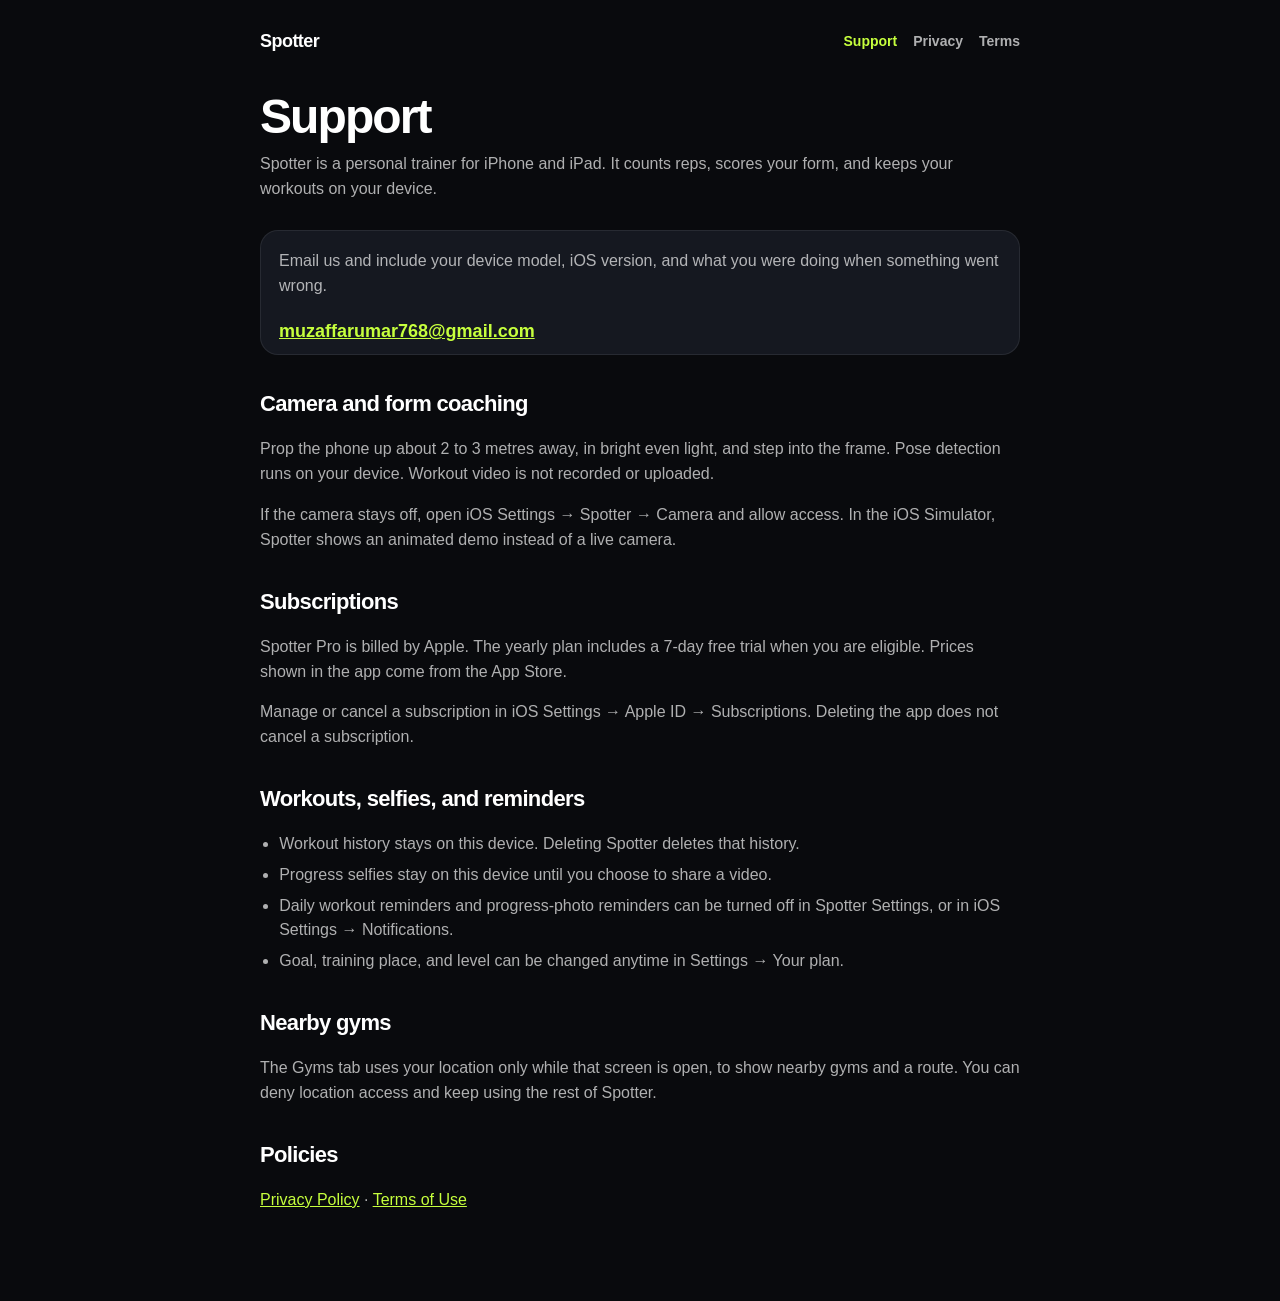
<file: index.html>
<!DOCTYPE html>
<html lang="en">
<head>
  <meta charset="utf-8">
  <meta name="viewport" content="width=device-width, initial-scale=1">
  <title>Spotter Support</title>
  <meta name="description" content="Help for the Spotter iOS app. Contact muzaffarumar768@gmail.com.">
  <link rel="stylesheet" href="styles.css">
</head>
<body>
  <main>
    <nav>
      <a class="mark" href="index.html">Spotter</a>
      <a class="page" href="index.html" aria-current="page">Support</a>
      <a class="page" href="privacy.html">Privacy</a>
      <a class="page" href="terms.html">Terms</a>
    </nav>

    <h1>Support</h1>
    <p class="lede">Spotter is a personal trainer for iPhone and iPad. It counts reps, scores your form, and keeps your workouts on your device.</p>

    <div class="card">
      <p>Email us and include your device model, iOS version, and what you were doing when something went wrong.</p>
      <a class="mail" href="mailto:muzaffarumar768@gmail.com">muzaffarumar768@gmail.com</a>
    </div>

    <h2>Camera and form coaching</h2>
    <p>Prop the phone up about 2 to 3 metres away, in bright even light, and step into the frame. Pose detection runs on your device. Workout video is not recorded or uploaded.</p>
    <p>If the camera stays off, open iOS Settings → Spotter → Camera and allow access. In the iOS Simulator, Spotter shows an animated demo instead of a live camera.</p>

    <h2>Subscriptions</h2>
    <p>Spotter Pro is billed by Apple. The yearly plan includes a 7-day free trial when you are eligible. Prices shown in the app come from the App Store.</p>
    <p>Manage or cancel a subscription in iOS Settings → Apple ID → Subscriptions. Deleting the app does not cancel a subscription.</p>

    <h2>Workouts, selfies, and reminders</h2>
    <ul>
      <li>Workout history stays on this device. Deleting Spotter deletes that history.</li>
      <li>Progress selfies stay on this device until you choose to share a video.</li>
      <li>Daily workout reminders and progress-photo reminders can be turned off in Spotter Settings, or in iOS Settings → Notifications.</li>
      <li>Goal, training place, and level can be changed anytime in Settings → Your plan.</li>
    </ul>

    <h2>Nearby gyms</h2>
    <p>The Gyms tab uses your location only while that screen is open, to show nearby gyms and a route. You can deny location access and keep using the rest of Spotter.</p>

    <h2>Policies</h2>
    <p><a href="privacy.html">Privacy Policy</a> · <a href="terms.html">Terms of Use</a></p>
  </main>
</body>
</html>
</file>
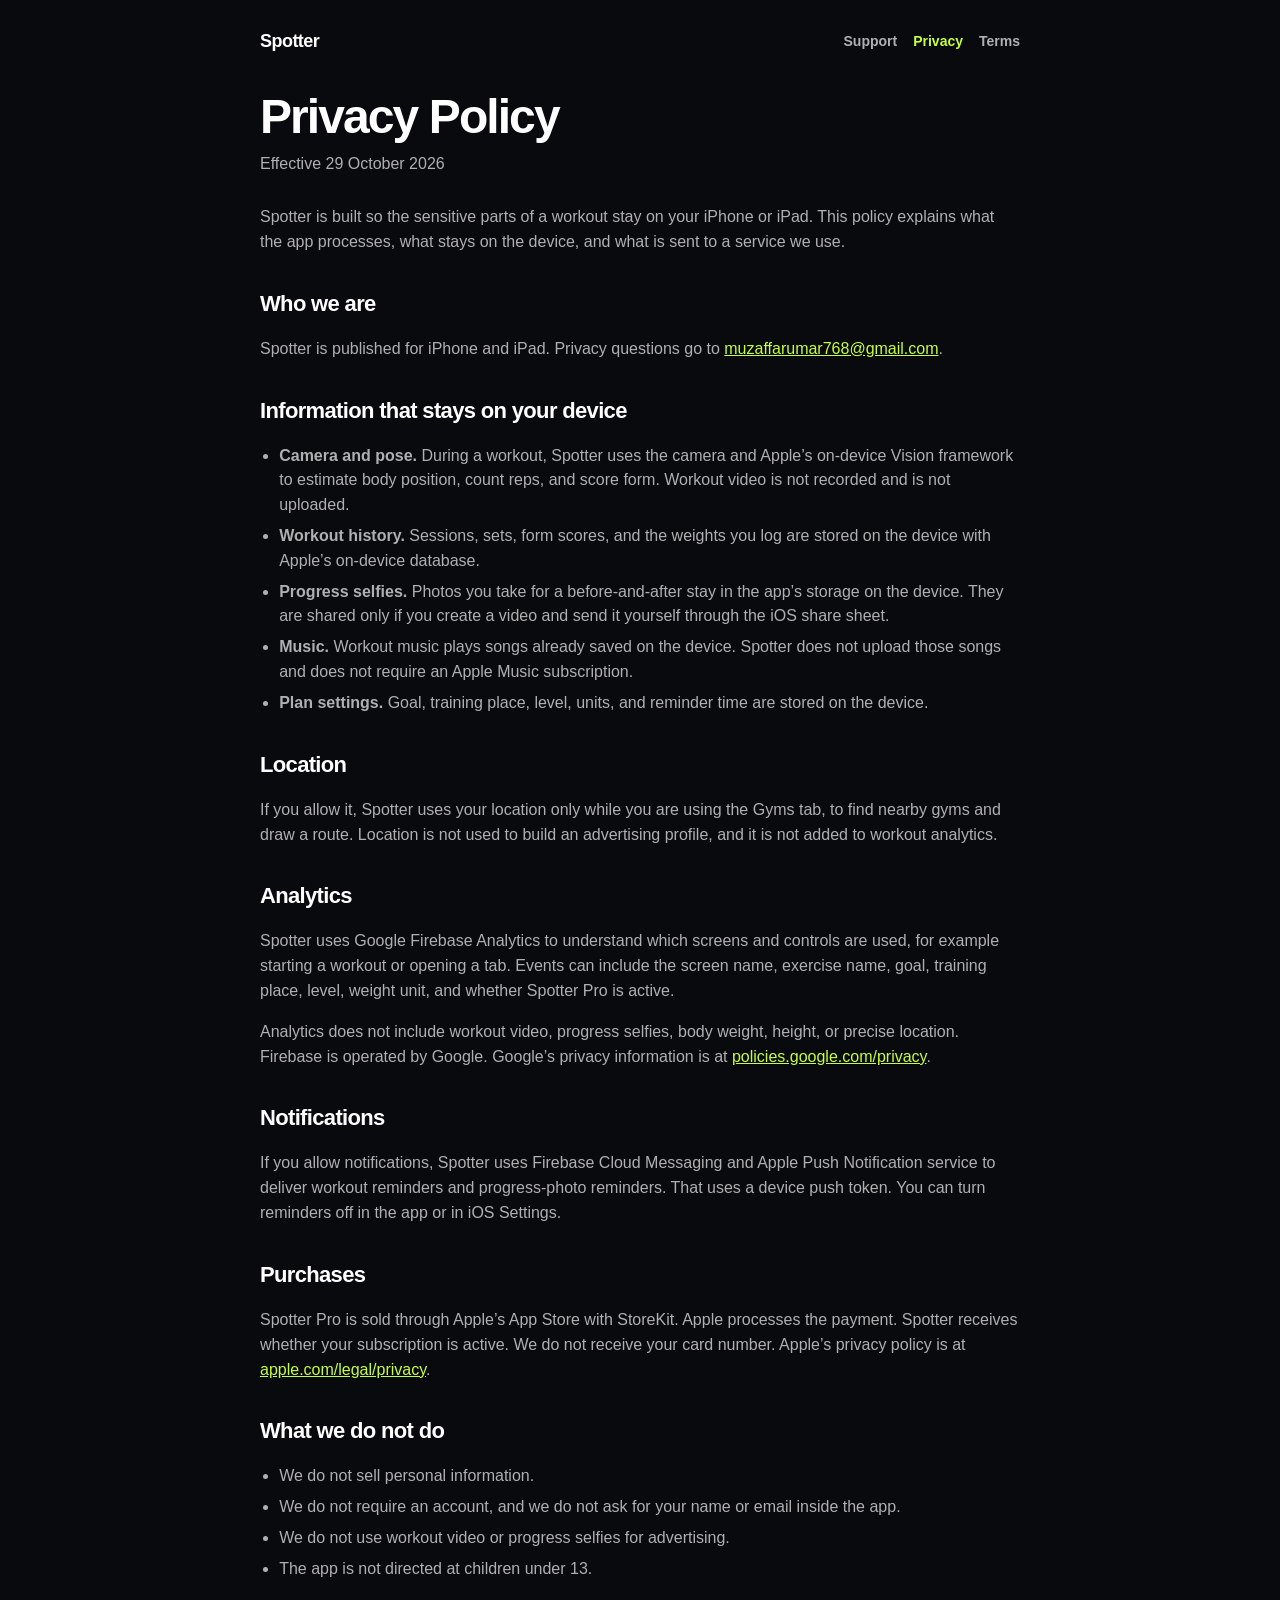
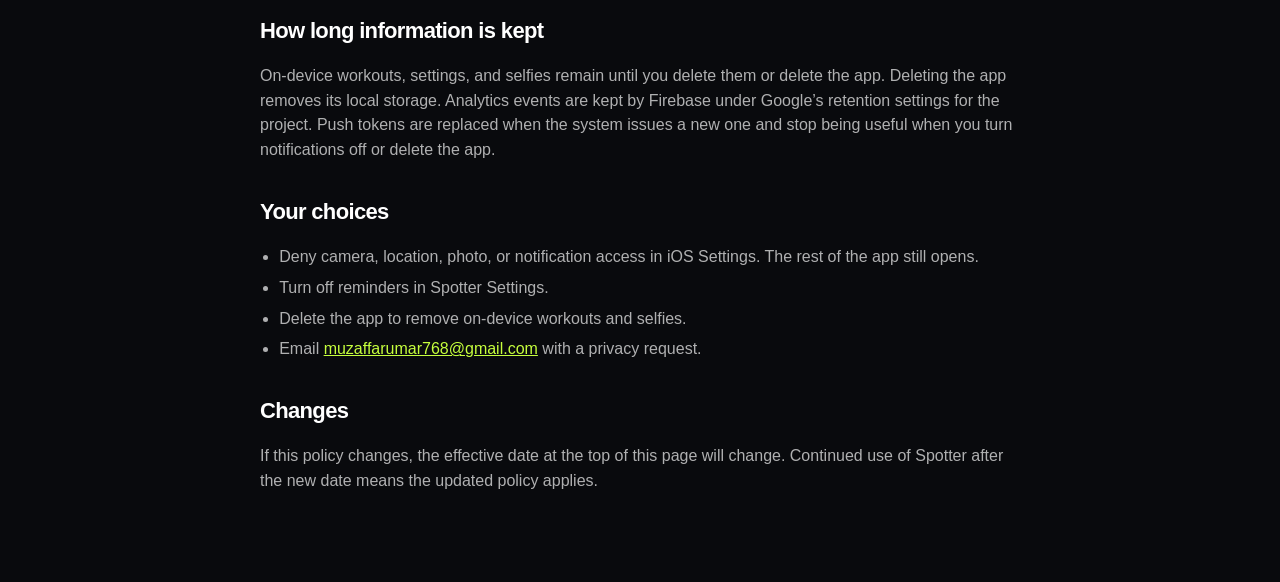
<file: privacy.html>
<!DOCTYPE html>
<html lang="en">
<head>
  <meta charset="utf-8">
  <meta name="viewport" content="width=device-width, initial-scale=1">
  <title>Spotter Privacy Policy</title>
  <meta name="description" content="Privacy Policy for the Spotter iOS app.">
  <link rel="stylesheet" href="styles.css">
</head>
<body>
  <main>
    <nav>
      <a class="mark" href="index.html">Spotter</a>
      <a class="page" href="index.html">Support</a>
      <a class="page" href="privacy.html" aria-current="page">Privacy</a>
      <a class="page" href="terms.html">Terms</a>
    </nav>

    <h1>Privacy Policy</h1>
    <p class="updated">Effective 29 October 2026</p>
    <p class="lede">Spotter is built so the sensitive parts of a workout stay on your iPhone or iPad. This policy explains what the app processes, what stays on the device, and what is sent to a service we use.</p>

    <h2>Who we are</h2>
    <p>Spotter is published for iPhone and iPad. Privacy questions go to <a href="mailto:muzaffarumar768@gmail.com">muzaffarumar768@gmail.com</a>.</p>

    <h2>Information that stays on your device</h2>
    <ul>
      <li><strong>Camera and pose.</strong> During a workout, Spotter uses the camera and Apple’s on-device Vision framework to estimate body position, count reps, and score form. Workout video is not recorded and is not uploaded.</li>
      <li><strong>Workout history.</strong> Sessions, sets, form scores, and the weights you log are stored on the device with Apple’s on-device database.</li>
      <li><strong>Progress selfies.</strong> Photos you take for a before-and-after stay in the app’s storage on the device. They are shared only if you create a video and send it yourself through the iOS share sheet.</li>
      <li><strong>Music.</strong> Workout music plays songs already saved on the device. Spotter does not upload those songs and does not require an Apple Music subscription.</li>
      <li><strong>Plan settings.</strong> Goal, training place, level, units, and reminder time are stored on the device.</li>
    </ul>

    <h2>Location</h2>
    <p>If you allow it, Spotter uses your location only while you are using the Gyms tab, to find nearby gyms and draw a route. Location is not used to build an advertising profile, and it is not added to workout analytics.</p>

    <h2>Analytics</h2>
    <p>Spotter uses Google Firebase Analytics to understand which screens and controls are used, for example starting a workout or opening a tab. Events can include the screen name, exercise name, goal, training place, level, weight unit, and whether Spotter Pro is active.</p>
    <p>Analytics does not include workout video, progress selfies, body weight, height, or precise location. Firebase is operated by Google. Google’s privacy information is at <a href="https://policies.google.com/privacy">policies.google.com/privacy</a>.</p>

    <h2>Notifications</h2>
    <p>If you allow notifications, Spotter uses Firebase Cloud Messaging and Apple Push Notification service to deliver workout reminders and progress-photo reminders. That uses a device push token. You can turn reminders off in the app or in iOS Settings.</p>

    <h2>Purchases</h2>
    <p>Spotter Pro is sold through Apple’s App Store with StoreKit. Apple processes the payment. Spotter receives whether your subscription is active. We do not receive your card number. Apple’s privacy policy is at <a href="https://www.apple.com/legal/privacy/">apple.com/legal/privacy</a>.</p>

    <h2>What we do not do</h2>
    <ul>
      <li>We do not sell personal information.</li>
      <li>We do not require an account, and we do not ask for your name or email inside the app.</li>
      <li>We do not use workout video or progress selfies for advertising.</li>
      <li>The app is not directed at children under 13.</li>
    </ul>

    <h2>How long information is kept</h2>
    <p>On-device workouts, settings, and selfies remain until you delete them or delete the app. Deleting the app removes its local storage. Analytics events are kept by Firebase under Google’s retention settings for the project. Push tokens are replaced when the system issues a new one and stop being useful when you turn notifications off or delete the app.</p>

    <h2>Your choices</h2>
    <ul>
      <li>Deny camera, location, photo, or notification access in iOS Settings. The rest of the app still opens.</li>
      <li>Turn off reminders in Spotter Settings.</li>
      <li>Delete the app to remove on-device workouts and selfies.</li>
      <li>Email <a href="mailto:muzaffarumar768@gmail.com">muzaffarumar768@gmail.com</a> with a privacy request.</li>
    </ul>

    <h2>Changes</h2>
    <p>If this policy changes, the effective date at the top of this page will change. Continued use of Spotter after the new date means the updated policy applies.</p>
  </main>
</body>
</html>
</file>
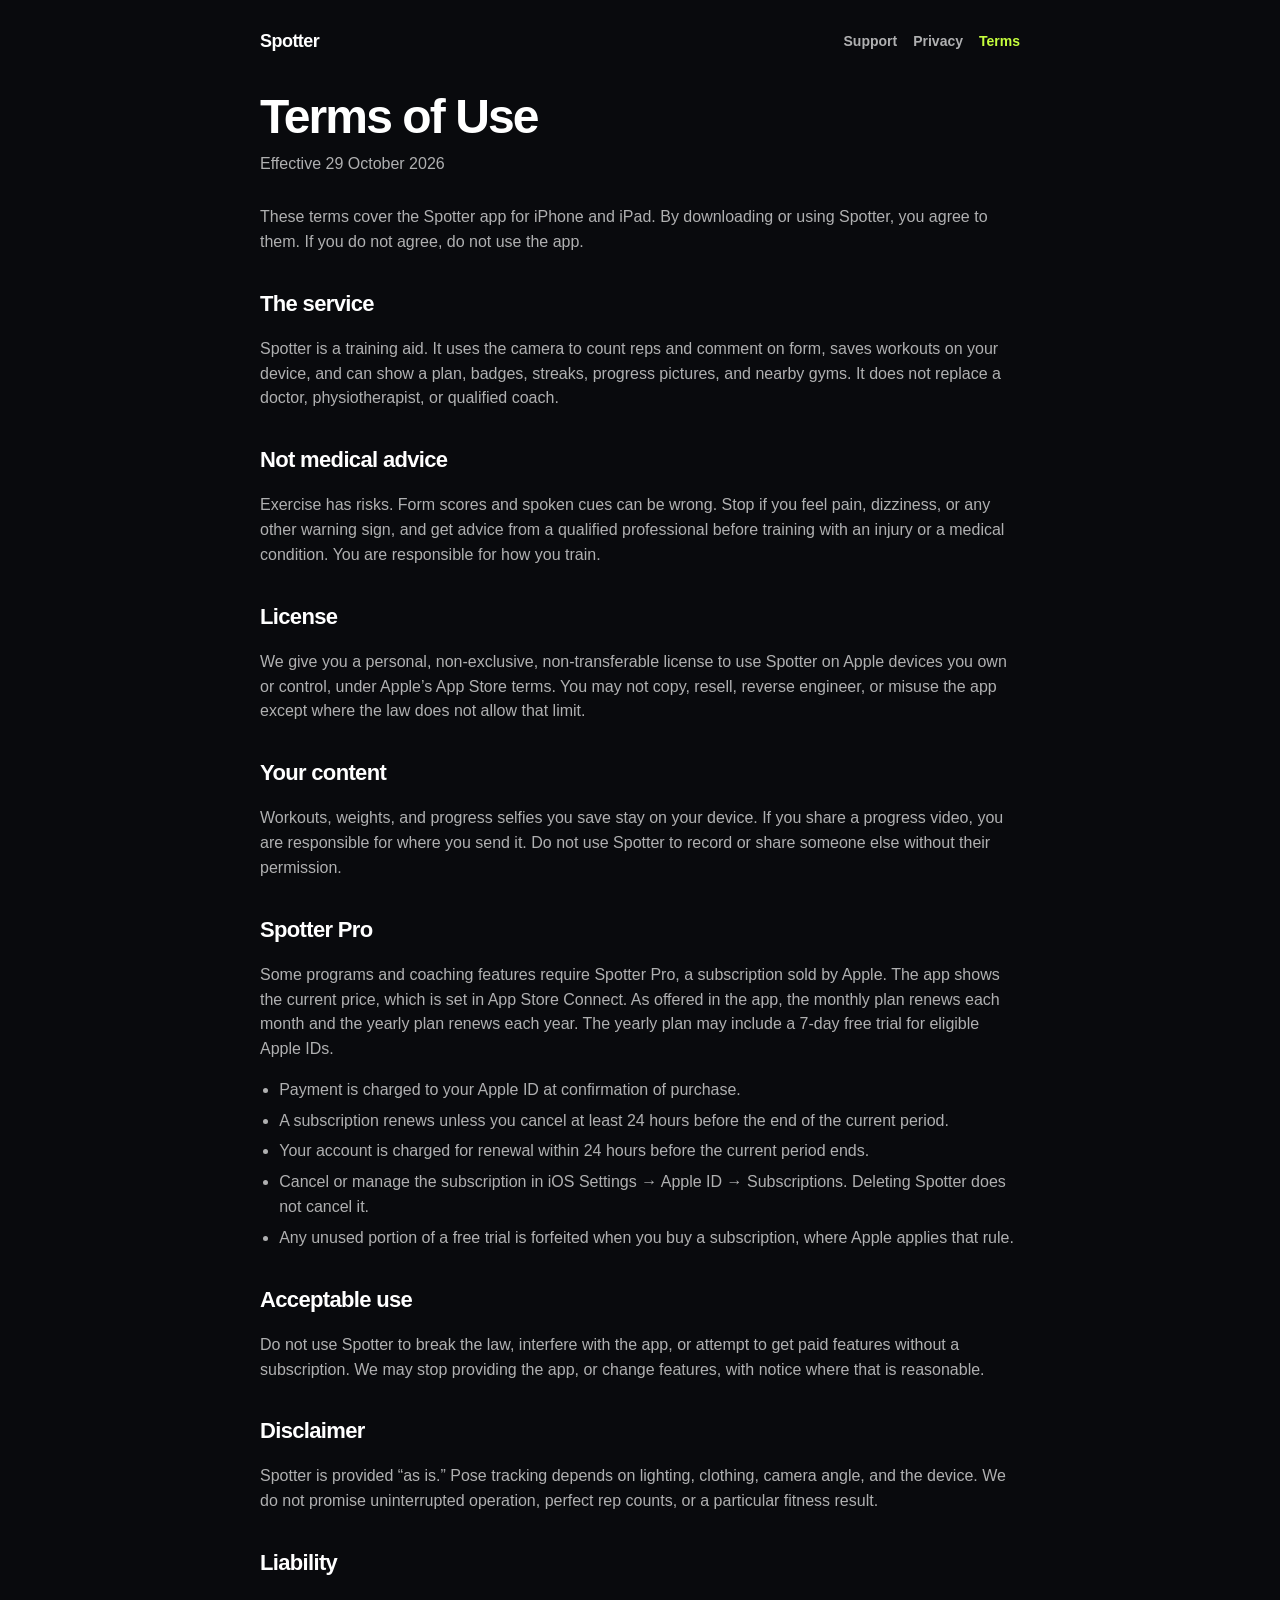
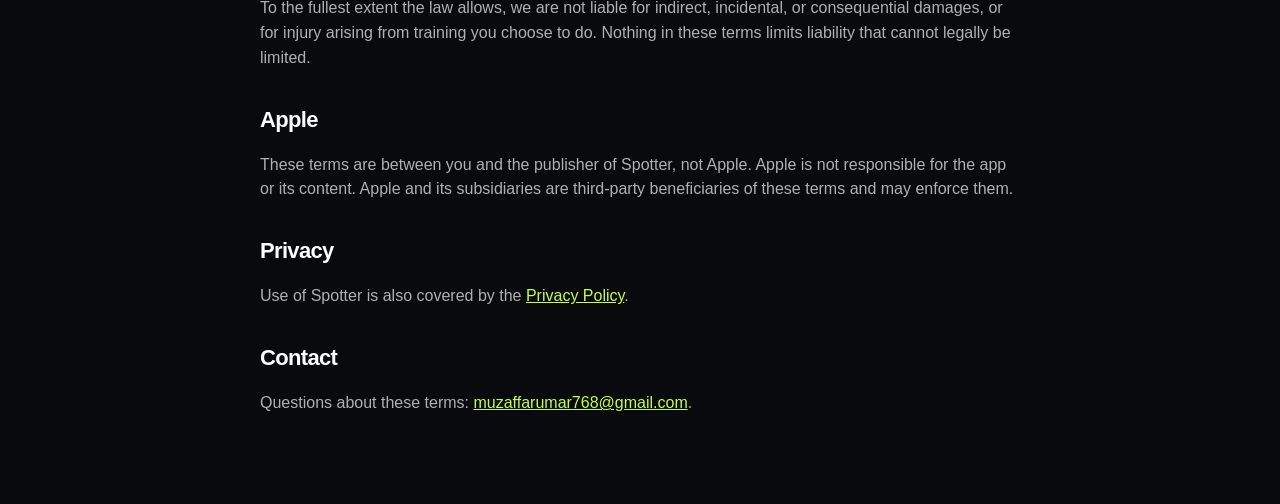
<file: terms.html>
<!DOCTYPE html>
<html lang="en">
<head>
  <meta charset="utf-8">
  <meta name="viewport" content="width=device-width, initial-scale=1">
  <title>Spotter Terms of Use</title>
  <meta name="description" content="Terms of Use for the Spotter iOS app.">
  <link rel="stylesheet" href="styles.css">
</head>
<body>
  <main>
    <nav>
      <a class="mark" href="index.html">Spotter</a>
      <a class="page" href="index.html">Support</a>
      <a class="page" href="privacy.html">Privacy</a>
      <a class="page" href="terms.html" aria-current="page">Terms</a>
    </nav>

    <h1>Terms of Use</h1>
    <p class="updated">Effective 29 October 2026</p>
    <p class="lede">These terms cover the Spotter app for iPhone and iPad. By downloading or using Spotter, you agree to them. If you do not agree, do not use the app.</p>

    <h2>The service</h2>
    <p>Spotter is a training aid. It uses the camera to count reps and comment on form, saves workouts on your device, and can show a plan, badges, streaks, progress pictures, and nearby gyms. It does not replace a doctor, physiotherapist, or qualified coach.</p>

    <h2>Not medical advice</h2>
    <p>Exercise has risks. Form scores and spoken cues can be wrong. Stop if you feel pain, dizziness, or any other warning sign, and get advice from a qualified professional before training with an injury or a medical condition. You are responsible for how you train.</p>

    <h2>License</h2>
    <p>We give you a personal, non-exclusive, non-transferable license to use Spotter on Apple devices you own or control, under Apple’s App Store terms. You may not copy, resell, reverse engineer, or misuse the app except where the law does not allow that limit.</p>

    <h2>Your content</h2>
    <p>Workouts, weights, and progress selfies you save stay on your device. If you share a progress video, you are responsible for where you send it. Do not use Spotter to record or share someone else without their permission.</p>

    <h2>Spotter Pro</h2>
    <p>Some programs and coaching features require Spotter Pro, a subscription sold by Apple. The app shows the current price, which is set in App Store Connect. As offered in the app, the monthly plan renews each month and the yearly plan renews each year. The yearly plan may include a 7-day free trial for eligible Apple IDs.</p>
    <ul>
      <li>Payment is charged to your Apple ID at confirmation of purchase.</li>
      <li>A subscription renews unless you cancel at least 24 hours before the end of the current period.</li>
      <li>Your account is charged for renewal within 24 hours before the current period ends.</li>
      <li>Cancel or manage the subscription in iOS Settings → Apple ID → Subscriptions. Deleting Spotter does not cancel it.</li>
      <li>Any unused portion of a free trial is forfeited when you buy a subscription, where Apple applies that rule.</li>
    </ul>

    <h2>Acceptable use</h2>
    <p>Do not use Spotter to break the law, interfere with the app, or attempt to get paid features without a subscription. We may stop providing the app, or change features, with notice where that is reasonable.</p>

    <h2>Disclaimer</h2>
    <p>Spotter is provided “as is.” Pose tracking depends on lighting, clothing, camera angle, and the device. We do not promise uninterrupted operation, perfect rep counts, or a particular fitness result.</p>

    <h2>Liability</h2>
    <p>To the fullest extent the law allows, we are not liable for indirect, incidental, or consequential damages, or for injury arising from training you choose to do. Nothing in these terms limits liability that cannot legally be limited.</p>

    <h2>Apple</h2>
    <p>These terms are between you and the publisher of Spotter, not Apple. Apple is not responsible for the app or its content. Apple and its subsidiaries are third-party beneficiaries of these terms and may enforce them.</p>

    <h2>Privacy</h2>
    <p>Use of Spotter is also covered by the <a href="privacy.html">Privacy Policy</a>.</p>

    <h2>Contact</h2>
    <p>Questions about these terms: <a href="mailto:muzaffarumar768@gmail.com">muzaffarumar768@gmail.com</a>.</p>
  </main>
</body>
</html>
</file>
<file: styles.css>
:root {
  color-scheme: dark;
  --bg: #090a0d;
  --surface: #151820;
  --text: #ffffff;
  --muted: rgba(255, 255, 255, 0.68);
  --faint: rgba(255, 255, 255, 0.42);
  --line: rgba(255, 255, 255, 0.08);
  --accent: #c6ff3d;
  --max: 760px;
}

* { box-sizing: border-box; }

html, body {
  margin: 0;
  background: var(--bg);
  color: var(--text);
  font-family: -apple-system, BlinkMacSystemFont, "Segoe UI", sans-serif;
  line-height: 1.55;
}

body {
  padding: 28px 20px 72px;
}

main {
  max-width: var(--max);
  margin: 0 auto;
}

a { color: var(--accent); }

nav {
  display: flex;
  flex-wrap: wrap;
  gap: 8px 16px;
  align-items: center;
  margin-bottom: 36px;
  font-size: 14px;
  font-weight: 650;
}

.mark {
  color: var(--text);
  text-decoration: none;
  letter-spacing: -0.03em;
  font-size: 18px;
  font-weight: 800;
  margin-right: auto;
}

nav a.page { color: var(--muted); text-decoration: none; }
nav a.page[aria-current="page"] { color: var(--accent); }

h1 {
  font-size: clamp(34px, 6vw, 48px);
  line-height: 1.05;
  letter-spacing: -0.04em;
  margin: 0 0 10px;
}

.updated, .lede {
  color: var(--muted);
  margin: 0 0 28px;
}

h2 {
  font-size: 22px;
  letter-spacing: -0.03em;
  margin: 32px 0 8px;
}

p, li { color: var(--muted); }

ul { padding-left: 1.2rem; }
li + li { margin-top: 6px; }

.card {
  background: var(--surface);
  border: 1px solid var(--line);
  border-radius: 18px;
  padding: 18px 18px 8px;
  margin: 20px 0 28px;
}

.card p { margin-top: 0; }

.mail {
  display: inline-block;
  margin-top: 4px;
  font-weight: 750;
  font-size: 18px;
}
</file>
